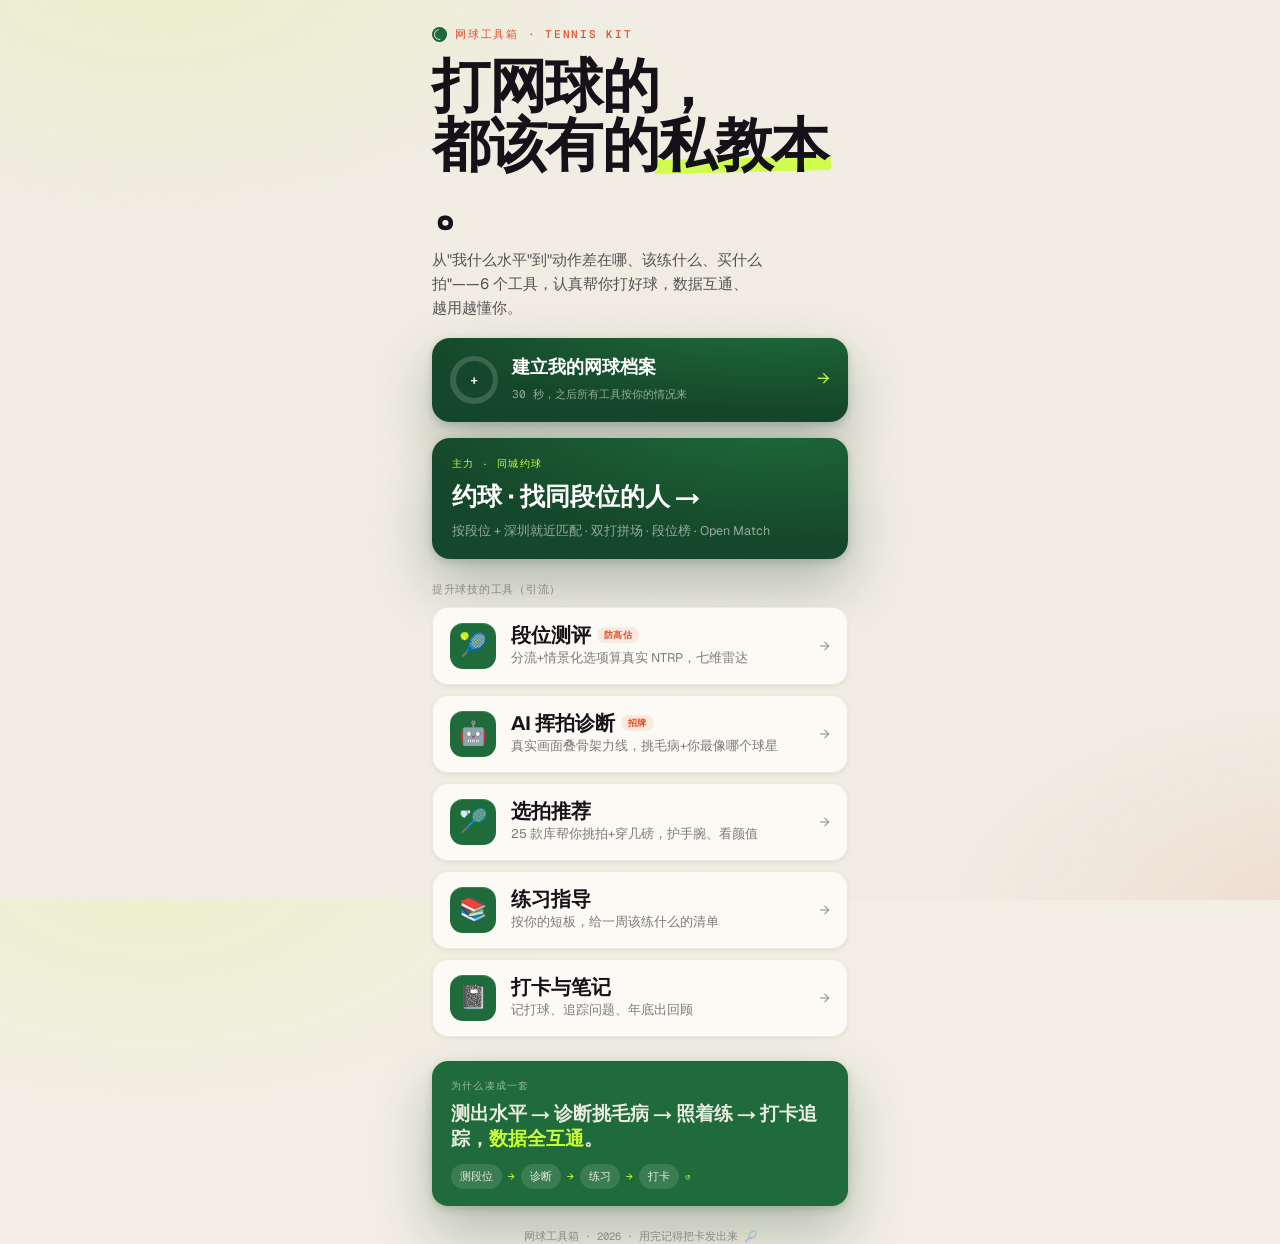
<file: index.html>
<!DOCTYPE html>
<html lang="zh-CN">
<head>
<meta charset="utf-8">
<meta name="viewport" content="width=device-width, initial-scale=1, maximum-scale=1, user-scalable=no">
<title>网球工具箱 · 测段位 · AI看挥拍 · 选拍 · 练习 · 打卡</title>
<link rel="preconnect" href="https://fonts.googleapis.com"><link rel="preconnect" href="https://fonts.gstatic.com" crossorigin>
<link href="https://fonts.googleapis.com/css2?family=Archivo:wght@500;600;700;800;900&family=Geist:wght@400;500;600&family=Geist+Mono:wght@400;500&display=swap" rel="stylesheet">
<link rel="stylesheet" href="./assets/app.css">
<script src="./assets/profile.js"></script>
<style>
.me{margin-top:18px;border-radius:var(--r-card);overflow:hidden;text-decoration:none;display:block;box-shadow:var(--sh-court)}
.me .top{background:radial-gradient(120% 140% at 82% -20%,var(--court),var(--court-deep) 74%);padding:16px 18px;display:flex;align-items:center;gap:14px;color:var(--on-court)}
.me .ring{--p:0;width:48px;height:48px;border-radius:50%;flex:none;background:conic-gradient(var(--ball) calc(var(--p)*1%),rgba(255,255,255,.16) 0);display:grid;place-items:center}
.me .ring i{width:37px;height:37px;border-radius:50%;background:var(--court-deep);display:grid;place-items:center;font-family:var(--font-num);font-weight:700;font-size:13px;color:#fff;font-style:normal}
.me .info{flex:1}
.me .info b{font-family:var(--font-display);font-weight:800;font-size:18px;color:#fff;display:block}
.me .info span{font-family:var(--font-mono);font-size:11px;color:var(--on-court-dim)}
.me .ar{color:var(--ball);font-size:16px}
.tools{margin-top:12px;display:flex;flex-direction:column;gap:10px}
.tool{display:flex;align-items:center;gap:15px;background:var(--paper);border:1px solid var(--ink-08);border-radius:16px;padding:15px 17px;text-decoration:none;color:var(--ink);box-shadow:var(--sh-1);transition:transform .16s var(--ease),border-color .16s,box-shadow .2s}
.tool:hover{border-color:var(--ink-20);transform:translateY(-2px);box-shadow:var(--sh-2)}
.tool:active{transform:translateY(0) scale(.99)}
.tool .em{font-size:23px;width:46px;height:46px;border-radius:13px;background:var(--court);color:#fff;display:grid;place-items:center;flex:none;box-shadow:inset 0 1px 0 rgba(255,255,255,.15)}
.tool .tx{flex:1}.tool .tx h3{font-family:var(--font-display);font-weight:700;font-size:20px;line-height:1.08}
.tool .tx p{font-size:12.5px;color:var(--ink-55);margin-top:2px}
.tool .ar{color:var(--ink-40);font-family:var(--font-mono);transition:transform .16s var(--ease),color .16s}.tool:hover .ar{color:var(--accent);transform:translateX(3px)}
.tool .tag{font-family:var(--font-mono);font-size:9px;letter-spacing:.04em;text-transform:uppercase;color:var(--accent);background:var(--accent-soft);padding:2px 7px;border-radius:999px;margin-left:6px;vertical-align:middle}
.loop{margin-top:24px;background:var(--court);border-radius:16px;padding:17px 19px;color:var(--on-court);box-shadow:var(--sh-court)}
.loop .lt{font-family:var(--font-mono);font-size:10px;letter-spacing:.12em;text-transform:uppercase;color:var(--on-court-dim)}
.loop .lf{font-family:var(--font-display);font-weight:700;font-size:19px;line-height:1.35;margin-top:7px}
.loop .lf b{color:var(--ball)}
.loop .chain{display:flex;align-items:center;gap:6px;margin-top:12px;font-family:var(--font-mono);font-size:11px;color:var(--on-court);flex-wrap:wrap}
.loop .chain span{background:rgba(255,255,255,.12);padding:4px 9px;border-radius:999px}.loop .chain i{color:var(--ball);font-style:normal}
.copyfoot{margin-top:22px;font-family:var(--font-mono);font-size:10.5px;color:var(--ink-40);text-align:center}
.wrap{display:block}/* 首页是滚动列表，不用 flex，否则带 overflow 的卡会被压成 0 高 */
</style>
</head>
<body>
<div class="wrap">
  <div class="brandline"><span class="logo"></span>网球工具箱 · Tennis Kit</div>
  <h1 class="hero">打网球的，<br>都该有的<span class="mark">私教本</span>。</h1>
  <p class="sub">从"我什么水平"到"动作差在哪、该练什么、买什么拍"——6 个工具，认真帮你打好球，数据互通、越用越懂你。</p>

  <a class="me" id="me-card" href="./profile/index.html">
    <div class="top"><div class="ring" id="me-ring"><i id="me-ntrp">+</i></div>
      <div class="info"><b id="me-title">建立我的网球档案</b><span id="me-sub">30 秒，之后所有工具按你的情况来</span></div>
      <div class="ar">→</div></div>
  </a>

  <a href="./play/index.html" style="display:block;margin-top:16px;border-radius:18px;overflow:hidden;text-decoration:none;box-shadow:var(--sh-court)">
    <div style="background:radial-gradient(120% 140% at 82% -20%,var(--court),var(--court-deep) 74%);color:var(--on-court);padding:18px 20px">
      <div style="font-family:var(--font-mono);font-size:10px;letter-spacing:.14em;text-transform:uppercase;color:var(--ball)">主力 · 同城约球</div>
      <div style="font-family:var(--font-display);font-weight:800;font-size:25px;color:#fff;margin-top:6px">约球 · 找同段位的人 →</div>
      <div style="font-size:12.5px;color:var(--on-court-dim);margin-top:5px">按段位 + 深圳就近匹配 · 双打拼场 · 段位榜 · Open Match</div>
    </div>
  </a>
  <div style="margin:22px 0 -2px;font-family:var(--font-mono);font-size:10.5px;letter-spacing:.07em;text-transform:uppercase;color:var(--ink-40)">提升球技的工具（引流）</div>
  <div class="tools">
    <a class="tool" href="./level/index.html"><div class="em">🎾</div><div class="tx"><h3>段位测评<span class="tag">防高估</span></h3><p>分流+情景化选项算真实 NTRP，七维雷达</p></div><div class="ar">→</div></a>
    <a class="tool" href="./swing/index.html"><div class="em">🤖</div><div class="tx"><h3>AI 挥拍诊断<span class="tag">招牌</span></h3><p>真实画面叠骨架力线，挑毛病+你最像哪个球星</p></div><div class="ar">→</div></a>
    <a class="tool" href="./string/index.html"><div class="em">🏸</div><div class="tx"><h3>选拍推荐</h3><p>25 款库帮你挑拍+穿几磅，护手腕、看颜值</p></div><div class="ar">→</div></a>
    <a class="tool" href="./practice/index.html"><div class="em">📚</div><div class="tx"><h3>练习指导</h3><p>按你的短板，给一周该练什么的清单</p></div><div class="ar">→</div></a>
    <a class="tool" href="./log/index.html"><div class="em">📓</div><div class="tx"><h3>打卡与笔记</h3><p>记打球、追踪问题、年底出回顾</p></div><div class="ar">→</div></a>
  </div>

  <div class="loop">
    <div class="lt">为什么凑成一套</div>
    <div class="lf">测出水平 → 诊断挑毛病 → 照着练 → 打卡追踪，<b>数据全互通</b>。</div>
    <div class="chain"><span>测段位</span><i>→</i><span>诊断</span><i>→</i><span>练习</span><i>→</i><span>打卡</span><i>↺</i></div>
  </div>
  <div class="copyfoot">网球工具箱 · 2026 · 用完记得把卡发出来 🎾</div>
</div>
<script>
(function(){if(!window.Profile)return;const p=Profile.get();
 const ntrp=p.background&&(p.background.ntrpTested||p.background.ntrpSelf);
 if(p._onboarded||ntrp){
  const open=(p.issues||[]).filter(i=>i.status!=='resolved').length;
  document.getElementById('me-ntrp').textContent=ntrp?ntrp.toFixed(1):'·';
  document.getElementById('me-title').textContent='我的网球档案';
  document.getElementById('me-sub').textContent=(ntrp?('NTRP '+ntrp.toFixed(1)):'未测段位')+(open?(' · '+open+' 个待改问题'):'');
  document.getElementById('me-ring').style.setProperty('--p',Math.round((p._completeness||0)*100));
 }})();
</script>
</body>
</html>
</file>
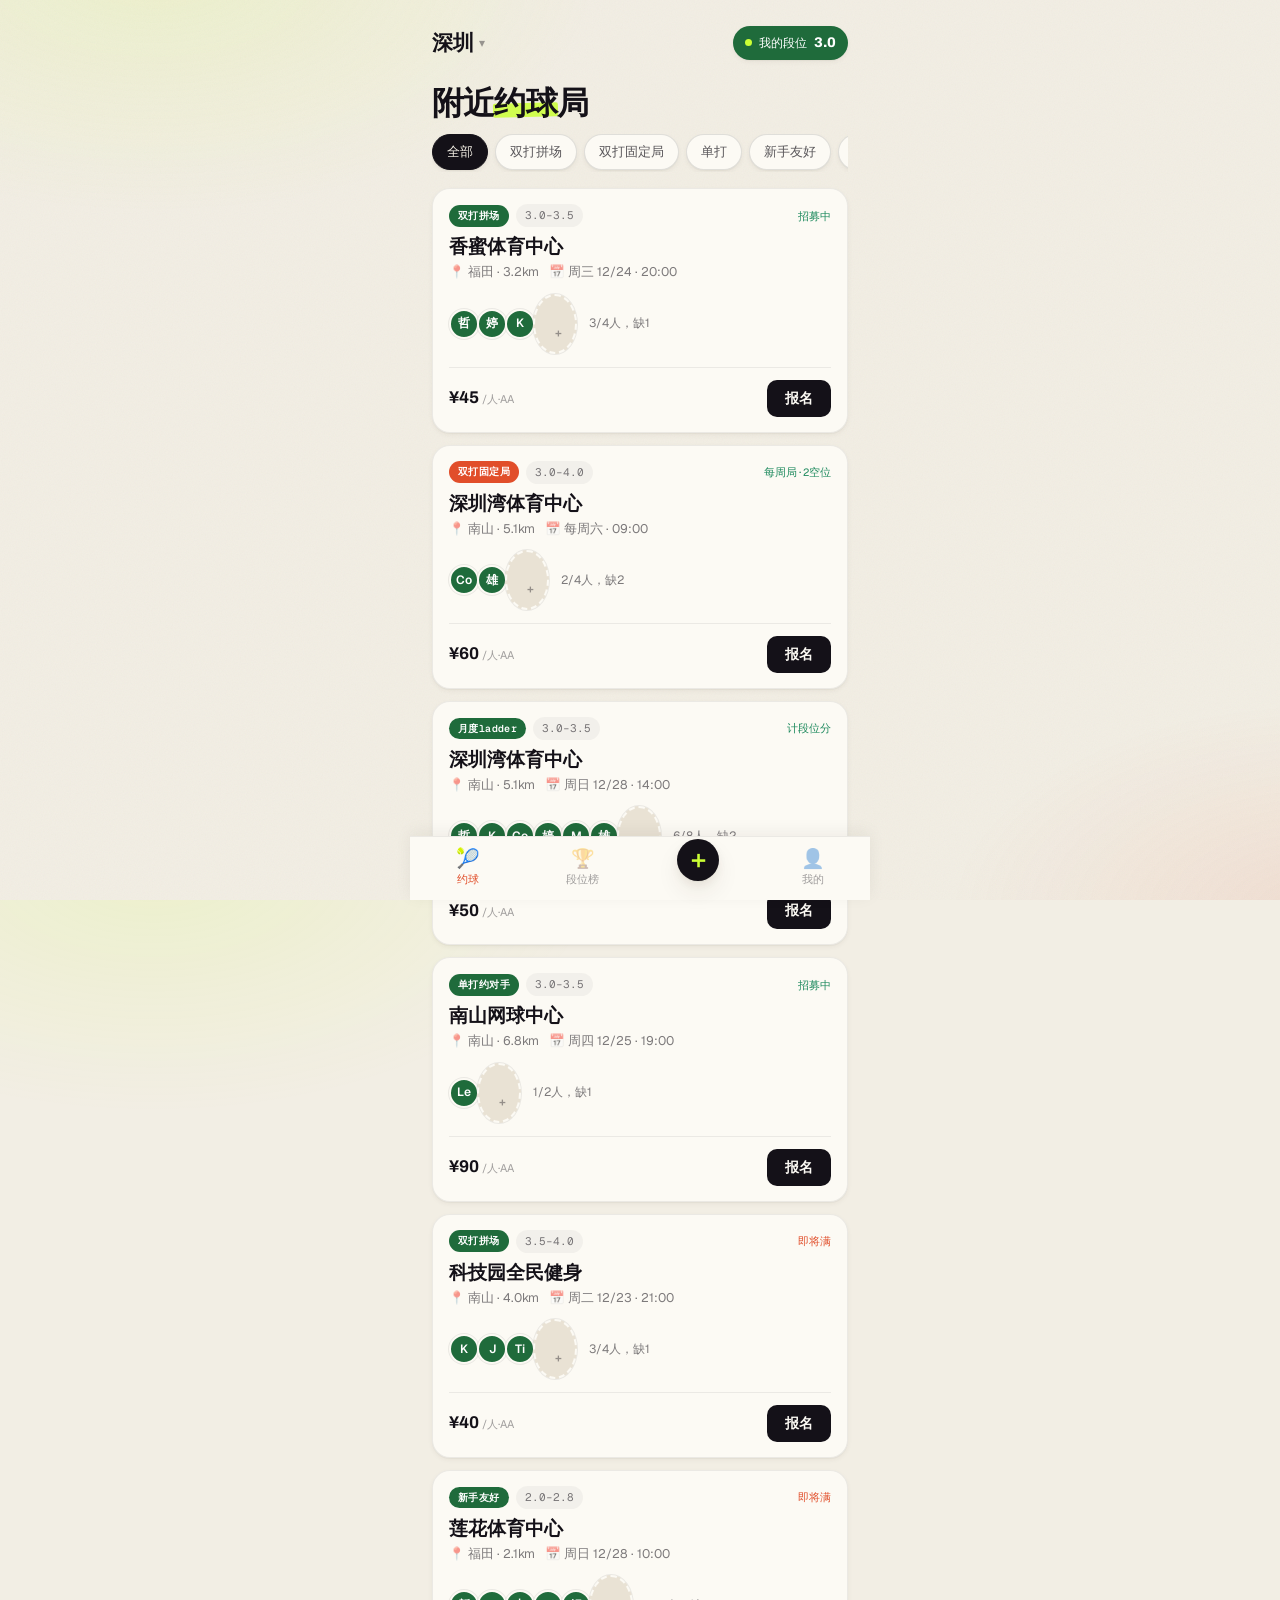
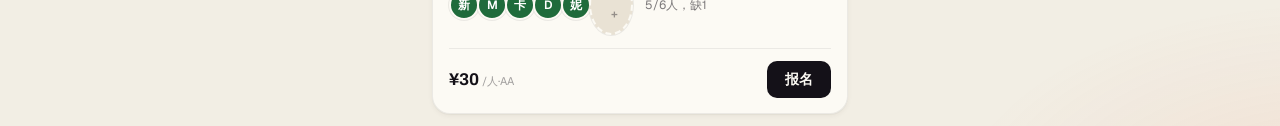
<file: play/index.html>
<!DOCTYPE html>
<html lang="zh-CN">
<head>
<meta charset="utf-8">
<meta name="viewport" content="width=device-width, initial-scale=1, maximum-scale=1, user-scalable=no">
<title>约球 · 深圳网球 · 按段位找搭子</title>
<link rel="preconnect" href="https://fonts.googleapis.com"><link rel="preconnect" href="https://fonts.gstatic.com" crossorigin>
<link href="https://fonts.googleapis.com/css2?family=Archivo:wght@500;600;700;800;900&family=Geist:wght@400;500;600&family=Geist+Mono:wght@400;500&display=swap" rel="stylesheet">
<link rel="stylesheet" href="../assets/app.css">
<script src="../assets/profile.js"></script>
<style>
.wrap{padding-bottom:74px}
/* 顶部城市条 */
.topbar{display:flex;align-items:center;justify-content:space-between;margin-bottom:14px}
.city{font-family:var(--font-display);font-weight:800;font-size:21px;display:flex;align-items:center;gap:5px}
.city .dd{font-size:12px;color:var(--ink-40)}
.myseg{display:flex;align-items:center;gap:7px;background:var(--court);color:#fff;padding:6px 12px;border-radius:999px;font-family:var(--font-mono);font-size:12px;box-shadow:var(--sh-1)}
.myseg b{font-family:var(--font-num);font-weight:800;font-size:14px}
.myseg .bluedot{width:7px;height:7px;border-radius:50%;background:var(--ball)}
/* 筛选 */
.filt{display:flex;gap:7px;overflow-x:auto;margin-bottom:16px;padding-bottom:2px}
.filt::-webkit-scrollbar{display:none}
.filt .chip{flex:none;padding:8px 14px;font-size:13px}
/* 约局卡 */
.mc{background:var(--paper);border:1px solid var(--ink-08);border-radius:var(--r-card);padding:15px 16px;margin-bottom:12px;box-shadow:var(--sh-1);cursor:pointer;transition:transform .15s var(--ease),box-shadow .2s}
.mc:active{transform:scale(.99)}
.mc-top{display:flex;align-items:center;gap:7px;margin-bottom:10px}
.mc-type{font-family:var(--font-mono);font-size:10px;letter-spacing:.04em;padding:3px 9px;border-radius:999px;background:var(--court);color:#fff;font-weight:600}
.mc-type.fix{background:var(--accent)}
.mc-seg{font-family:var(--font-mono);font-size:11px;color:var(--ink-55);background:var(--ink-04);padding:3px 9px;border-radius:999px}
.mc-status{margin-left:auto;font-family:var(--font-mono);font-size:10.5px;color:var(--ok)}
.mc-status.hot{color:var(--accent)}
.mc-venue{font-family:var(--font-display);font-weight:700;font-size:19px;line-height:1.1}
.mc-meta{font-size:12.5px;color:var(--ink-55);margin-top:4px;display:flex;gap:10px;flex-wrap:wrap}
.mc-players{display:flex;align-items:center;gap:6px;margin-top:12px}
.av{width:30px;height:30px;border-radius:50%;background:var(--court);color:#fff;display:grid;place-items:center;font-size:12px;font-weight:600;flex:none;border:2px solid var(--paper);margin-left:-8px;box-shadow:0 0 0 1px var(--ink-08)}
.av:first-child{margin-left:0}
.av.empty{background:var(--bone-2);color:var(--ink-40);border-style:dashed}
.mc-pcount{font-size:12px;color:var(--ink-55);margin-left:6px}
.mc-foot{display:flex;align-items:center;justify-content:space-between;margin-top:13px;padding-top:12px;border-top:1px solid var(--ink-08)}
.mc-fee{font-family:var(--font-num);font-weight:700;font-size:17px}
.mc-fee small{font-family:var(--font-ui);font-size:11px;color:var(--ink-40);font-weight:400}
.mc-join{background:var(--ink);color:var(--paper);border:none;font-family:var(--font-ui);font-weight:600;font-size:13.5px;padding:9px 18px;border-radius:10px;cursor:pointer}
/* 段位榜 */
.rk-tabs{display:flex;gap:7px;margin-bottom:14px}
.rr{display:flex;align-items:center;gap:12px;padding:13px 14px;background:var(--paper);border:1px solid var(--ink-08);border-radius:14px;margin-bottom:8px;box-shadow:var(--sh-1)}
.rr.me{border-color:var(--accent);background:var(--accent-soft)}
.rr .no{font-family:var(--font-num);font-weight:800;font-size:18px;width:26px;text-align:center;color:var(--ink-40)}
.rr .no.top{color:var(--accent)}
.rr .nm{flex:1;font-weight:600;font-size:15px;display:flex;align-items:center;gap:6px}
.rr .wl{font-family:var(--font-mono);font-size:11px;color:var(--ink-55)}
.rr .sc{font-family:var(--font-num);font-weight:800;font-size:19px;display:flex;align-items:center;gap:4px}
.bluedot{width:7px;height:7px;border-radius:50%;background:var(--ok);display:inline-block}
.graydot{width:7px;height:7px;border-radius:50%;background:var(--ink-20);display:inline-block}
/* 我的 */
.me-rows{display:flex;gap:10px;margin-top:14px}
.me-stat{flex:1;background:rgba(255,255,255,.07);border:1px solid rgba(255,255,255,.1);border-radius:12px;padding:12px;text-align:center}
.me-stat .n{font-family:var(--font-num);font-weight:800;font-size:24px;color:#fff}
.me-stat .l{font-family:var(--font-mono);font-size:9px;text-transform:uppercase;color:var(--on-court-dim);margin-top:4px}
.sect{margin:22px 0 10px;font-family:var(--font-display);font-weight:700;font-size:18px}
/* 发起 */
.tip-court{background:var(--court-soft);border:1px solid var(--court-line);border-radius:12px;padding:12px 14px;font-size:12.5px;color:var(--court-deep);line-height:1.55;margin-bottom:16px}
/* 局详情 */
.dt-hero{background:radial-gradient(120% 140% at 82% -20%,var(--court),var(--court-deep) 74%);color:var(--on-court);border-radius:var(--r-card-lg);padding:20px 22px;box-shadow:var(--sh-court);margin-bottom:16px}
.dt-hero .t{font-family:var(--font-display);font-weight:800;font-size:24px;color:#fff}
.dt-hero .m{font-size:13px;color:var(--on-court-dim);margin-top:6px;line-height:1.6}
.dt-p{display:flex;align-items:center;gap:11px;padding:11px 0;border-bottom:1px solid var(--ink-08)}
.dt-p .nm{flex:1;font-weight:600;font-size:14.5px}
.dt-p .sg{font-family:var(--font-num);font-weight:700;font-size:14px;color:var(--court)}
.split{background:var(--paper);border:1px solid var(--ink-08);border-radius:14px;padding:14px 16px;margin:16px 0;box-shadow:var(--sh-1)}
.split .row{display:flex;justify-content:space-between;font-size:13.5px;padding:4px 0}
.split .row.tot{border-top:1px dashed var(--ink-12);margin-top:6px;padding-top:10px;font-weight:700}
.guard{font-size:12px;color:var(--ink-55);line-height:1.6;background:var(--ok-soft);border-radius:10px;padding:11px 13px;margin-top:6px}
/* tabbar */
.tabbar{position:fixed;bottom:0;left:50%;transform:translateX(-50%);width:100%;max-width:460px;height:64px;background:var(--paper);border-top:1px solid var(--ink-08);display:flex;z-index:50;box-shadow:0 -4px 16px rgba(40,30,18,.06)}
.tb{flex:1;display:flex;flex-direction:column;align-items:center;justify-content:center;gap:3px;cursor:pointer;color:var(--ink-40);font-size:10.5px;font-family:var(--font-ui)}
.tb .ic{font-size:19px;line-height:1}
.tb.on{color:var(--accent)}
.tb.mid .ic{width:42px;height:42px;border-radius:50%;background:var(--ink);color:var(--ball);display:grid;place-items:center;font-size:24px;margin-top:-18px;box-shadow:var(--sh-2);font-weight:700}
.tb.mid.on .ic{background:var(--accent);color:#fff}
.backbtn{background:none;border:none;font-family:var(--font-mono);font-size:13px;color:var(--ink-40);cursor:pointer;margin-bottom:12px}
</style>
</head>
<body>
<div class="wrap">

  <!-- ========== 约局列表 ========== -->
  <section class="view on" id="v-home">
    <div class="topbar">
      <div class="city">深圳 <span class="dd">▾</span></div>
      <div class="myseg"><span class="bluedot"></span>我的段位 <b id="my-seg">3.0</b></div>
    </div>
    <h1 class="hero" style="font-size:32px;margin-bottom:14px">附近<span class="mark">约球</span>局</h1>
    <div class="filt" id="filt"></div>
    <div id="match-list"></div>
  </section>

  <!-- ========== 段位榜 ========== -->
  <section class="view" id="v-rank">
    <div class="topbar"><div class="city">段位榜</div><div class="myseg"><span class="bluedot"></span>深圳 · 网球</div></div>
    <div class="rk-tabs" id="rk-tabs"></div>
    <div class="tip-court" style="background:var(--accent-soft);border-color:var(--accent-line);color:var(--ink-70)">🏆 段位榜只认<b>平台实战</b>——微信约的球不计分、爬不了榜。每月 ladder 前 8 进季后赛。</div>
    <div id="rank-list"></div>
  </section>

  <!-- ========== 发起约局 ========== -->
  <section class="view" id="v-create">
    <div class="topbar"><div class="city">发起约局</div></div>
    <div class="tip-court">💡 <b>发起不立即锁场</b>：先放出来招人，凑齐人数才确认占场、自动按人头 AA。凑不满全额退、不占你钱。</div>
    <div class="field"><label>局型</label><div class="chips" id="cr-type">
      <button class="chip sel">双打拼场</button><button class="chip">双打固定局</button><button class="chip">单打约对手</button><button class="chip">新手友好</button></div></div>
    <div class="field"><label>球场</label><input type="text" value="香蜜体育中心 · 福田" readonly></div>
    <div class="field-row"><div class="field"><label>日期</label><input type="text" value="周三 12/24"></div><div class="field"><label>时间</label><input type="text" value="20:00–22:00"></div></div>
    <div class="field"><label>段位区间（按你 3.0 推荐）</label><div class="chips" id="cr-seg">
      <button class="chip">2.5–3.0</button><button class="chip sel">3.0–3.5</button><button class="chip">3.5–4.0</button></div></div>
    <div class="field-row"><div class="field"><label>人数</label><input type="text" value="4 人（双打）"></div><div class="field"><label>场费/人</label><input type="text" value="¥45"></div></div>
    <div class="actions"><button class="btn btn-primary"><span class="dot"></span>发起约局（付 ¥45 占我的位）</button></div>
    <div class="hint">你作为发起人先占 1 位；满 4 人自动锁场，凑不满退款。</div>
  </section>

  <!-- ========== 我的段位 ========== -->
  <section class="view" id="v-me">
    <div class="topbar"><div class="city">我的</div></div>
    <div class="court-panel">
      <div class="cc-eyebrow"><span>网球段位 · 深圳</span><span id="me-rankno">深圳第 42 名</span></div>
      <div style="display:flex;align-items:center;gap:14px;margin-top:12px">
        <div class="av" style="width:54px;height:54px;font-size:20px;margin:0">你</div>
        <div><div style="font-family:var(--font-display);font-weight:800;font-size:22px;color:#fff">网球玩家</div>
        <div class="cc-tag">右手 · 双反 · 福田/南山活跃</div></div>
        <div style="margin-left:auto;text-align:right"><div style="font-family:var(--font-num);font-weight:800;font-size:40px;color:#fff;line-height:1" id="me-seg2">3.0</div><div class="cc-tag" style="color:var(--ball)">● 已验证</div></div>
      </div>
      <div class="me-rows">
        <div class="me-stat"><div class="n">20</div><div class="l">已打场次</div></div>
        <div class="me-stat"><div class="n">12-8</div><div class="l">胜-负</div></div>
        <div class="me-stat"><div class="n">95%</div><div class="l">履约率</div></div>
      </div>
    </div>
    <div class="sect">我报名的局</div>
    <div id="my-matches"></div>
    <div class="sect">提升球技 · 测了才有段位分</div>
    <div class="btn-row" style="margin-bottom:12px"><button class="btn btn-court" onclick="location.href='../level/index.html'">测段位</button><button class="btn btn-court" onclick="location.href='../swing/index.html'">AI诊断挥拍</button><button class="btn btn-ghost" onclick="location.href='../index.html'">全部工具</button></div>
    <div class="sect">段位怎么涨</div>
    <div class="tip-court">每次约球<b>录真实比分</b> → 赢的局超预期就涨分（哪怕这场输）。打够场次+对手够多 → 灰勾变蓝勾（已验证）。<b>段位分来自你的 AI 挥拍诊断起步，靠实战长肉。</b></div>
  </section>

  <!-- ========== 局详情 ========== -->
  <section class="view" id="v-detail">
    <button class="backbtn" onclick="show('home')">← 返回约局</button>
    <div class="dt-hero">
      <div style="font-family:var(--font-mono);font-size:11px;color:var(--on-court-dim);text-transform:uppercase" id="dt-type">双打拼场 · 3.0–3.5</div>
      <div class="t" id="dt-venue">香蜜体育中心</div>
      <div class="m" id="dt-meta">福田 · 距你 3.2km<br>周三 12/24 · 20:00–22:00</div>
    </div>
    <div class="sect" style="margin-top:0">参与者 <span style="font-family:var(--font-mono);font-size:11px;color:var(--ink-40)" id="dt-pcount">3/4 · 缺 1 人</span></div>
    <div id="dt-players"></div>
    <div class="split">
      <div class="row"><span>场地费（2h）</span><span>¥180</span></div>
      <div class="row"><span>球 + 用品</span><span>¥0</span></div>
      <div class="row tot"><span>每人 AA（4 人均分）</span><span>¥45</span></div>
    </div>
    <div class="actions" style="margin-top:0">
      <button class="btn btn-primary"><span class="dot"></span>付 ¥45 占位报名</button>
      <button class="btn btn-ghost">先加候补（满了顶上）</button>
    </div>
    <div class="guard">🛡 <b>付费占位防鸽</b>：到场后场费原路退/抵扣；爽约扣信用分 + 该份场费由你承担。本局发起人履约率 98%，靠谱。</div>
  </section>

</div>

<!-- 底部导航 -->
<div class="tabbar">
  <div class="tb on" data-v="home" onclick="tab('home')"><span class="ic">🎾</span>约球</div>
  <div class="tb" data-v="rank" onclick="tab('rank')"><span class="ic">🏆</span>段位榜</div>
  <div class="tb mid" data-v="create" onclick="tab('create')"><span class="ic">＋</span></div>
  <div class="tb" data-v="me" onclick="tab('me')"><span class="ic">👤</span>我的</div>
</div>

<script>
// 我的段位（优先读档案，否则 3.0）
let mySeg='3.0';
try{if(window.Profile){const p=Profile.get();const n=p.background&&(p.background.ntrpTested||p.background.ntrpSelf);if(n)mySeg=n.toFixed(1);}}catch(e){}
document.getElementById('my-seg').textContent=mySeg;
document.getElementById('me-seg2').textContent=mySeg;

const FILTERS=['全部','双打拼场','双打固定局','单打','新手友好','月度ladder'];
const MATCHES=[
 {type:'双打拼场',fix:0,seg:'3.0–3.5',venue:'香蜜体育中心',area:'福田',dist:'3.2km',time:'周三 12/24 · 20:00',have:3,need:4,fee:45,status:'招募中',hot:0,avs:['哲','婷','K']},
 {type:'双打固定局',fix:1,seg:'3.0–4.0',venue:'深圳湾体育中心',area:'南山',dist:'5.1km',time:'每周六 · 09:00',have:2,need:4,fee:60,status:'每周局·2空位',hot:0,avs:['Co','雄']},
 {type:'月度ladder',fix:0,seg:'3.0–3.5',venue:'深圳湾体育中心',area:'南山',dist:'5.1km',time:'周日 12/28 · 14:00',have:6,need:8,fee:50,status:'计段位分',hot:0,avs:['哲','K','Co','婷','M','雄']},
 {type:'单打约对手',fix:0,seg:'3.0–3.5',venue:'南山网球中心',area:'南山',dist:'6.8km',time:'周四 12/25 · 19:00',have:1,need:2,fee:90,status:'招募中',hot:0,avs:['Le']},
 {type:'双打拼场',fix:0,seg:'3.5–4.0',venue:'科技园全民健身',area:'南山',dist:'4.0km',time:'周二 12/23 · 21:00',have:3,need:4,fee:40,status:'即将满',hot:1,avs:['K','J','Ti']},
 {type:'新手友好',fix:0,seg:'2.0–2.8',venue:'莲花体育中心',area:'福田',dist:'2.1km',time:'周日 12/28 · 10:00',have:5,need:6,fee:30,status:'即将满',hot:1,avs:['新','M','卡','D','妮']},
];
const RANKS={
 深圳:[['老K',4.0,'31-9',1],['阿哲',3.6,'24-12',1],['Jason',3.5,'19-10',1],['Tina',3.4,'22-15',1],['Coco',3.2,'15-9',1],['大雄',3.1,'12-11',0],['你',3.0,'12-8',1,1],['Mia',2.9,'8-7',0],['卡卡',2.6,'5-6',0]],
 南山:[['老K',4.0,'31-9',1],['Jason',3.5,'19-10',1],['Coco',3.2,'15-9',1],['你',3.0,'12-8',1,1],['Leo',2.8,'6-8',0]],
 福田:[['阿哲',3.6,'24-12',1],['Tina',3.4,'22-15',1],['你',3.0,'12-8',1,1],['大雄',3.1,'12-11',0],['妮妮',2.4,'3-5',0]],
};
const MYM=[{type:'双打拼场',venue:'香蜜体育中心',time:'周三 12/24 · 20:00',status:'已报名 · 待成局(3/4)'}];

function renderFilters(){const el=document.getElementById('filt');el.innerHTML=FILTERS.map((f,i)=>'<button class="chip'+(i===0?' sel':'')+'" onclick="filtClick(this)">'+f+'</button>').join('')}
function filtClick(b){document.querySelectorAll('#filt .chip').forEach(c=>c.classList.remove('sel'));b.classList.add('sel')}
function renderMatches(){
 document.getElementById('match-list').innerHTML=MATCHES.map((m,i)=>{
  const avs=m.avs.map(a=>'<div class="av">'+a+'</div>').join('')+(m.have<m.need?'<div class="av empty">+</div>':'');
  return '<div class="mc" onclick="openDetail('+i+')"><div class="mc-top"><span class="mc-type'+(m.fix?' fix':'')+'">'+m.type+'</span><span class="mc-seg">'+m.seg+'</span><span class="mc-status'+(m.hot?' hot':'')+'">'+m.status+'</span></div>'
   +'<div class="mc-venue">'+m.venue+'</div><div class="mc-meta"><span>📍 '+m.area+' · '+m.dist+'</span><span>📅 '+m.time+'</span></div>'
   +'<div class="mc-players">'+avs+'<span class="mc-pcount">'+m.have+'/'+m.need+'人'+(m.have<m.need?'，缺'+(m.need-m.have):'')+'</span></div>'
   +'<div class="mc-foot"><div class="mc-fee">¥'+m.fee+'<small> /人·AA</small></div><button class="mc-join" onclick="event.stopPropagation();openDetail('+i+')">报名</button></div></div>'
 }).join('');
}
let rkTab='深圳';
function renderRank(){
 document.getElementById('rk-tabs').innerHTML=['深圳','南山','福田'].map(t=>'<button class="chip'+(t===rkTab?' sel':'')+'" onclick="rkClick(\''+t+'\')">'+t+'</button>').join('');
 document.getElementById('rank-list').innerHTML=RANKS[rkTab].map((r,i)=>{const[nm,sc,wl,blue,me]=r;
  return '<div class="rr'+(me?' me':'')+'"><div class="no'+(i<3?' top':'')+'">'+(i+1)+'</div><div class="av" style="margin:0">'+nm[0]+'</div><div class="nm">'+nm+(me?' (你)':'')+' <span class="'+(blue?'bluedot':'graydot')+'"></span></div><div class="wl">'+wl+'</div><div class="sc">'+sc.toFixed(1)+'</div></div>'}).join('');
}
function rkClick(t){rkTab=t;renderRank()}
function renderMy(){document.getElementById('my-matches').innerHTML=MYM.map(m=>'<div class="mc" style="cursor:default"><div class="mc-top"><span class="mc-type">'+m.type+'</span><span class="mc-status">'+m.status+'</span></div><div class="mc-venue" style="font-size:17px">'+m.venue+'</div><div class="mc-meta"><span>📅 '+m.time+'</span></div></div>').join('')}
function openDetail(i){const m=MATCHES[i];
 document.getElementById('dt-type').textContent=m.type+' · '+m.seg;
 document.getElementById('dt-venue').textContent=m.venue;
 document.getElementById('dt-meta').innerHTML=m.area+' · 距你 '+m.dist+'<br>'+m.time+'–'+(m.type.indexOf('单打')<0?'22:00':'21:00');
 document.getElementById('dt-pcount').textContent=m.have+'/'+m.need+' · 缺 '+(m.need-m.have)+' 人';
 const names={'哲':'阿哲 3.5','婷':'Tina 3.4','K':'老K 4.0','Co':'Coco 3.2','雄':'大雄 3.1','Le':'Leo 2.8','J':'Jason 3.5','Ti':'Tina 3.4','M':'Mia 2.9','新':'新手小白 2.2','卡':'卡卡 2.6','D':'Dan 2.5','妮':'妮妮 2.4'};
 document.getElementById('dt-players').innerHTML=m.avs.map(a=>{const nm=(names[a]||a+' 3.0');return '<div class="dt-p"><div class="av" style="margin:0">'+a+'</div><div class="nm">'+nm.split(' ')[0]+'</div><div class="sg">'+nm.split(' ')[1]+'</div></div>'}).join('')+'<div class="dt-p"><div class="av empty" style="margin:0">+</div><div class="nm" style="color:var(--ink-40)">虚位以待 · 你来？</div></div>';
 show('detail');
}
function show(v){document.querySelectorAll('.view').forEach(e=>e.classList.remove('on'));document.getElementById('v-'+v).classList.add('on');window.scrollTo(0,0)}
function tab(v){show(v);document.querySelectorAll('.tb').forEach(t=>t.classList.toggle('on',t.dataset.v===v))}
// chips toggle (create)
function bindChips(){document.querySelectorAll('#cr-type, #cr-seg').forEach(g=>g.querySelectorAll('.chip').forEach(c=>c.onclick=()=>{g.querySelectorAll('.chip').forEach(x=>x.classList.remove('sel'));c.classList.add('sel')}))}
renderFilters();renderMatches();renderRank();renderMy();bindChips();
</script>
</body>
</html>
</file>
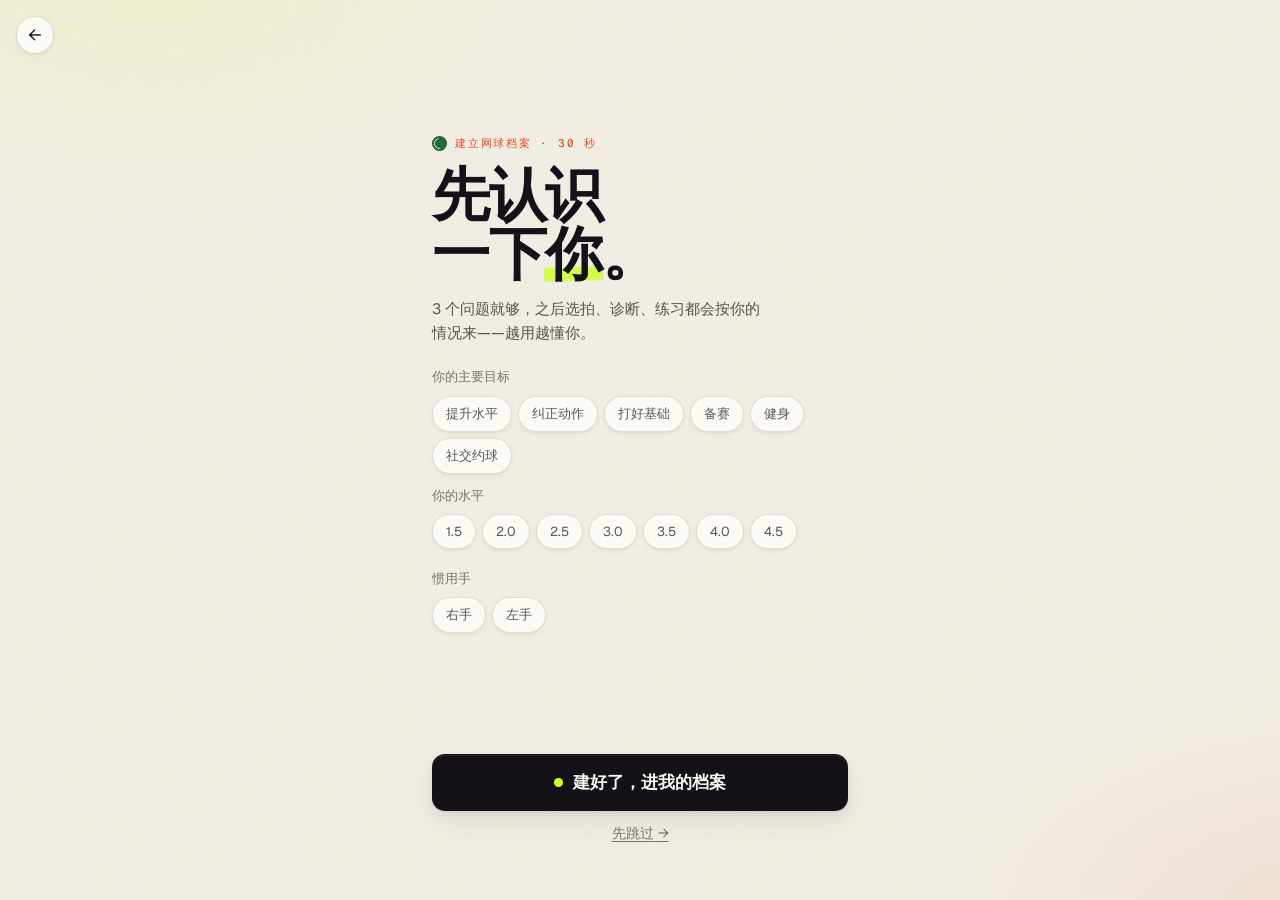
<file: profile/index.html>
<!DOCTYPE html>
<html lang="zh-CN">
<head>
<meta charset="utf-8">
<meta name="viewport" content="width=device-width, initial-scale=1, maximum-scale=1, user-scalable=no">
<title>我的网球档案 · 让所有工具更懂你</title>
<link rel="preconnect" href="https://fonts.googleapis.com"><link rel="preconnect" href="https://fonts.gstatic.com" crossorigin>
<link href="https://fonts.googleapis.com/css2?family=Archivo:wght@500;600;700;800;900&family=Geist:wght@400;500;600&family=Geist+Mono:wght@400;500&display=swap" rel="stylesheet">
<link rel="stylesheet" href="../assets/app.css">
<script src="../assets/profile.js"></script>
<style>
.ov{display:grid;grid-template-columns:repeat(3,1fr);gap:1px;background:rgba(255,255,255,.12);border-radius:14px;overflow:hidden;margin-top:14px}
.ov .cell{background:transparent;padding:13px 10px;text-align:center}
.ov .n{font-family:var(--font-num);font-weight:800;font-size:26px;color:#fff;line-height:1}
.ov .n small{font-size:14px;color:var(--on-court-dim)}
.ov .l{font-family:var(--font-mono);font-size:9px;letter-spacing:.05em;text-transform:uppercase;color:var(--on-court-dim);margin-top:5px}
.sect{margin:22px 0 10px;font-family:var(--font-display);font-weight:700;font-size:18px}
.sect .u{font-family:var(--font-mono);font-size:9px;letter-spacing:.06em;text-transform:uppercase;color:var(--accent);margin-left:8px;font-weight:500;vertical-align:middle}
.frow{display:flex;align-items:center;gap:12px;margin-bottom:12px}
.frow label{font-size:13px;color:var(--ink-55);width:60px;flex:none}
.frow input{flex:1;font-family:var(--font-ui);font-size:15px;padding:10px 12px;border:1px solid var(--ink-12);border-radius:10px;background:var(--paper);color:var(--ink)}
.frow input:focus{outline:none;border-color:var(--accent)}
.chips-sm{display:flex;gap:6px;flex-wrap:wrap;flex:1}
.chips-sm .chip{padding:8px 13px;font-size:13px}
.issue{display:flex;gap:11px;align-items:flex-start;padding:12px 14px;background:var(--paper);border:1px solid var(--ink-08);border-radius:12px;margin-bottom:9px;box-shadow:var(--sh-1)}
.issue .box{width:20px;height:20px;border-radius:6px;border:1.5px solid var(--ink-20);flex:none;cursor:pointer;display:grid;place-items:center;font-size:12px;color:#fff;margin-top:1px}
.issue.done .box{background:var(--ok);border-color:var(--ok)}
.issue.done .tx{text-decoration:line-through;color:var(--ink-40)}
.issue .tx{flex:1;font-size:13.5px;line-height:1.45}
.issue .tx .src{font-family:var(--font-mono);font-size:9px;color:var(--ink-40);text-transform:uppercase}
.issue .go{font-family:var(--font-mono);font-size:11px;color:var(--accent);text-decoration:none;flex:none;align-self:center}
.ringwrap{display:flex;align-items:center;gap:14px}
.ring{--p:0;width:54px;height:54px;border-radius:50%;flex:none;background:conic-gradient(var(--ball) calc(var(--p)*1%),rgba(255,255,255,.15) 0);display:grid;place-items:center}
.ring i{width:42px;height:42px;border-radius:50%;background:var(--court-deep);display:grid;place-items:center;font-family:var(--font-num);font-weight:700;font-size:14px;color:#fff;font-style:normal}
</style>
</head>
<body>
<a href="../index.html" class="nav-home" title="工具箱">←</a>
<div class="wrap">

  <!-- ONBOARDING -->
  <section class="view" id="v-onboard">
    <div class="intro-top">
      <div class="brandline"><span class="logo"></span>建立网球档案 · 30 秒</div>
      <h1 class="hero">先认识<br>一下<span class="mark">你</span>。</h1>
      <p class="sub">3 个问题就够，之后选拍、诊断、练习都会按你的情况来——越用越懂你。</p>
      <div style="margin-top:22px">
        <div class="frow" style="flex-direction:column;align-items:stretch;gap:8px"><label style="width:auto">你的主要目标</label><div class="chips-sm" id="ob-goal"></div></div>
        <div class="frow" style="flex-direction:column;align-items:stretch;gap:8px"><label style="width:auto">你的水平</label><div class="chips-sm" id="ob-lvl"></div><div id="ob-lvl-desc" class="q-note" style="margin:0"></div></div>
        <div class="frow" style="flex-direction:column;align-items:stretch;gap:8px"><label style="width:auto">惯用手</label><div class="chips-sm" id="ob-hand"></div></div>
      </div>
    </div>
    <button class="btn btn-primary" onclick="finishOnboard()"><span class="dot"></span>建好了，进我的档案</button>
    <button class="btn-text" onclick="skipOnboard()">先跳过 →</button>
  </section>

  <!-- DASHBOARD -->
  <section class="view" id="v-dash">
    <div class="brandline"><span class="logo"></span>我的网球档案 · Profile</div>
    <div class="court-panel" style="margin-top:14px">
      <div class="cc-eyebrow"><span>球员档案</span><span id="d-comp">完整度 0%</span></div>
      <div class="ringwrap" style="margin-top:12px">
        <div class="ring" id="d-ring"><i id="d-ntrp">—</i></div>
        <div><div style="font-family:var(--font-display);font-weight:800;font-size:22px;color:#fff" id="d-title">网球玩家</div>
        <div class="cc-tag" id="d-sub">完善档案，解锁更准的推荐</div></div>
      </div>
      <div class="ov"><div class="cell"><div class="n" id="d-h">—</div><div class="l">身高cm</div></div><div class="cell"><div class="n" id="d-w">—</div><div class="l">体重kg</div></div><div class="cell"><div class="n" id="d-issues">0</div><div class="l">待改问题</div></div></div>
    </div>

    <div class="sect">待改进的问题 <span class="u">诊断/测评自动写入</span></div>
    <div id="d-issuelist"></div>

    <div class="sect">身体条件 <span class="u">用于选拍/发球建议</span></div>
    <div class="frow"><label>身高</label><input id="f-h" type="number" inputmode="numeric" placeholder="cm" oninput="sf('body','height',this.value,true)"></div>
    <div class="frow"><label>体重</label><input id="f-w" type="number" inputmode="numeric" placeholder="kg" oninput="sf('body','weight',this.value,true)"></div>
    <div class="frow"><label>力量</label><div class="chips-sm" id="f-strength"></div></div>
    <div class="frow"><label>伤病</label><div class="chips-sm" id="f-injury"></div></div>

    <div class="sect">网球背景 <span class="u">用于测评/诊断/排课</span></div>
    <div class="frow"><label>惯用手</label><div class="chips-sm" id="f-hand"></div></div>
    <div class="frow"><label>反手</label><div class="chips-sm" id="f-bh"></div></div>
    <div class="frow"><label>球龄</label><div class="chips-sm" id="f-years"></div></div>

    <div class="sect">装备 <span class="u">用于"是否该换拍"</span></div>
    <div class="frow"><label>在用拍</label><input id="f-racket" type="text" placeholder="品牌型号" oninput="sf('gear','racket',this.value)"></div>

    <div class="sect">偏好 <span class="u">用于"像哪个球星"/练习样本</span></div>
    <div class="frow" style="flex-direction:column;align-items:stretch;gap:8px"><label style="width:auto">喜欢的球星（多选）</label><div class="chips-sm" id="f-idols"></div></div>

    <div class="actions">
      <div class="btn-row"><button class="btn btn-court" onclick="go('../level/index.html')">去测段位</button><button class="btn btn-ghost" onclick="go('../swing/index.html')">去诊断挥拍</button></div>
      <button class="btn-text" onclick="expimp()">导出 / 导入档案（换设备用）</button>
    </div>
  </section>
</div>
<div class="toast" id="toast"></div>

<script>
const GOALS=[['improve','提升水平'],['fix','纠正动作'],['basic','打好基础'],['compete','备赛'],['fit','健身'],['social','社交约球']];
const LVLS=['1.5','2.0','2.5','3.0','3.5','4.0','4.5'];
const HANDS=[['right','右手'],['left','左手']];
const STRENGTH=[['weak','偏小'],['medium','中等'],['strong','大']];
const INJ=[['none','无'],['elbow','网球肘'],['wrist','手腕'],['shoulder','肩'],['kneeback','腰/膝']];
const BH=[['two','双反'],['one','单反'],['none','还不会']];
const YEARS=[['<1y','<1年'],['1-3y','1-3年'],['3-5y','3-5年'],['5y+','5年+']];
const IDOLS=[['federer','费德勒'],['nadal','纳达尔'],['djokovic','德约'],['alcaraz','阿尔卡拉斯'],['sinner','辛纳'],['zheng','郑钦文'],['serena','小威'],['murray','穆雷']];

let ob={goal:null,lvl:null,hand:null};
function chip(text,active){return '<button class="chip'+(active?' sel':'')+'">'+text+'</button>'}
function fillChips(id,opts,val,cb,multi){const el=document.getElementById(id);el.innerHTML='';
 opts.forEach(o=>{const[k,t]=Array.isArray(o)?o:[o,o];const on=multi?(val||[]).includes(k):val===k;
  const b=document.createElement('button');b.className='chip'+(on?' sel':'');b.textContent=t;b.onclick=()=>cb(k);el.appendChild(b)})}

function show(v){document.querySelectorAll('.view').forEach(e=>e.classList.remove('on'));document.getElementById('v-'+v).classList.add('on');window.scrollTo(0,0)}
// onboarding
function initOnboard(){
 fillChips('ob-goal',GOALS,ob.goal,k=>{ob.goal=k;initOnboard()});
 fillChips('ob-lvl',LVLS,ob.lvl,k=>{ob.lvl=k;document.getElementById('ob-lvl-desc').textContent=(window.Profile?Profile.NTRP_DESC[k]:'')||'';initOnboard()});
 fillChips('ob-hand',HANDS,ob.hand,k=>{ob.hand=k;initOnboard()});
}
function finishOnboard(){
 if(window.Profile){const patch={goals:{},background:{}};
  if(ob.goal)patch.goals.primary=ob.goal; if(ob.lvl)patch.background.ntrpSelf=parseFloat(ob.lvl); if(ob.hand)patch.background.handedness=ob.hand;
  Profile.patch(patch);Profile.setOnboarded();}
 renderDash();show('dash');
}
function skipOnboard(){if(window.Profile)Profile.setOnboarded();renderDash();show('dash')}

// dashboard
function sf(group,key,val,num){if(!window.Profile)return;const v=num?(val===''?null:+val):val;const o={};o[group]={};o[group][key]=v;Profile.patch(o);refreshOverview()}
function toggleMulti(group,key,val){if(!window.Profile)return;const p=Profile.get();const arr=(p[group]&&p[group][key])||[];const i=arr.indexOf(val);
 if(val==='none'){Profile.patch({[group]:{[key]:['none']}});} else {let na=arr.filter(x=>x!=='none');if(i>=0)na=na.filter(x=>x!==val);else na.push(val);const o={};o[group]={};o[group][key]=na;Profile.patch(o);}
 renderDash()}
function setField(group,key,val){const o={};o[group]={};o[group][key]=val;Profile.patch(o);renderDash()}

function renderDash(){
 const p=window.Profile?Profile.get():{body:{},background:{},gear:{},prefs:{},issues:[]};
 // 概览
 refreshOverview();
 // 问题清单
 const open=(p.issues||[]).filter(i=>i.status!=='resolved'),done=(p.issues||[]).filter(i=>i.status==='resolved');
 const list=document.getElementById('d-issuelist');
 const all=[...open,...done];
 if(!all.length)list.innerHTML='<div class="empty" style="padding:18px"><p>还没有记录的问题。做一次<b>挥拍诊断</b>或<b>段位测评</b>，AI 会自动把短板写到这里 →</p></div>';
 else list.innerHTML=all.map(it=>'<div class="issue'+(it.status==='resolved'?' done':'')+'"><div class="box" onclick="tg(\''+it.id+'\')">'+(it.status==='resolved'?'✓':'')+'</div><div class="tx">'+esc(it.desc)+' <span class="src">· '+({ai:'AI诊断',assess:'测评',self:'自评'}[it.source]||'')+'</span></div>'+(it.status!=='resolved'?'<a class="go" href="../practice/index.html">去练→</a>':'')+'</div>').join('');
 // 字段回填
 document.getElementById('f-h').value=p.body.height||'';
 document.getElementById('f-w').value=p.body.weight||'';
 document.getElementById('f-racket').value=p.gear.racket||'';
 fillChips('f-strength',STRENGTH,p.body.strength,k=>setField('body','strength',k));
 fillChips('f-injury',INJ,p.body.injuries||[],k=>toggleMulti('body','injuries',k),true);
 fillChips('f-hand',HANDS,p.background.handedness,k=>setField('background','handedness',k));
 fillChips('f-bh',BH,p.background.backhand,k=>setField('background','backhand',k));
 fillChips('f-years',YEARS,p.background.playYears,k=>setField('background','playYears',k));
 fillChips('f-idols',IDOLS,p.prefs.idols||[],k=>toggleMulti('prefs','idols',k),true);
}
function refreshOverview(){
 const p=window.Profile?Profile.get():{body:{},background:{},issues:[]};
 const ntrp=p.background.ntrpTested||p.background.ntrpSelf;
 document.getElementById('d-ntrp').textContent=ntrp?ntrp.toFixed(1):'—';
 document.getElementById('d-title').textContent=ntrp?('NTRP '+ntrp.toFixed(1)+' 选手'):'网球玩家';
 document.getElementById('d-sub').textContent=p.background.handedness?({right:'右手',left:'左手'}[p.background.handedness]+' · '+(p.background.backhand?({two:'双反',one:'单反',none:'反手在学'}[p.background.backhand]):'反手未填')):'完善档案，解锁更准的推荐';
 document.getElementById('d-h').textContent=p.body.height||'—';
 document.getElementById('d-w').textContent=p.body.weight||'—';
 const open=(p.issues||[]).filter(i=>i.status!=='resolved').length;
 document.getElementById('d-issues').textContent=open;
 const comp=Math.round((p._completeness||0)*100);
 document.getElementById('d-comp').textContent='完整度 '+comp+'%';
 document.getElementById('d-ring').style.setProperty('--p',comp);
}
function tg(id){if(window.Profile)Profile.resolveIssue(id);renderDash()}
function esc(s){return(s||'').replace(/[<>&"]/g,c=>({'<':'&lt;','>':'&gt;','&':'&amp;','"':'&quot;'}[c]))}
function go(u){location.href=u}
function expimp(){const json=window.Profile?Profile.exportAll():'{}';
 const blob=new Blob([json],{type:'application/json'});const a=document.createElement('a');a.href=URL.createObjectURL(blob);a.download='网球档案备份.json';a.click();toast('已导出档案 JSON ✅ 换设备时可导入')}
let tt;function toast(h){const e=document.getElementById('toast');e.innerHTML=h;e.classList.add('on');clearTimeout(tt);tt=setTimeout(()=>e.classList.remove('on'),3500)}

// 启动
(function(){const p=window.Profile?Profile.get():{_onboarded:false};
 if(p._onboarded){renderDash();show('dash')}else{initOnboard();show('onboard')}})();
</script>
</body>
</html>
</file>
<file: assets/app.css>
/* ============================================================
   网球工具箱 · 设计系统 V3「球场记分牌 / Scoreboard」
   去 AI 味：弃 Instrument Serif & Noto CDN；中文走系统黑体(提速)；
   数字用 Archivo(运动记分牌感)；加噪点纹理 + 渐变光晕(去塑料感)；
   多层阶梯阴影 + 内高光；便当布局；弹性微交互。
   ============================================================ */
:root{
  /* 墨色(暖近黑) */
  --ink:#141118; --ink-80:rgba(20,17,24,.82); --ink-70:rgba(20,17,24,.70);
  --ink-55:rgba(20,17,24,.55); --ink-40:rgba(20,17,24,.40); --ink-20:rgba(20,17,24,.18);
  --ink-12:rgba(20,17,24,.12); --ink-08:rgba(20,17,24,.07); --ink-04:rgba(20,17,24,.04);
  /* 纸/骨白(暖) */
  --bone:#F2EEE4; --bone-2:#E9E2D4; --paper:#FCFAF4;
  /* 主强调:砖橘 */
  --accent:#E14E2A; --accent-deep:#B83A1C; --accent-soft:rgba(225,78,42,.10); --accent-line:rgba(225,78,42,.22);
  /* 运动识别:球场绿 + 红土 + 网球荧光 */
  --court:#1F6B3B; --court-deep:#15482A; --court-soft:rgba(31,107,59,.10); --court-line:rgba(31,107,59,.24);
  --clay:#C9694A; --ball:#CBFF35; --ball-deep:#A6DB10; --ball-ink:#7FA600;
  /* 语义 */
  --ok:#1E8A5E; --ok-soft:rgba(30,138,94,.13); --warn:#B4521A; --warn-soft:rgba(180,82,26,.10);
  --on-court:rgba(245,241,234,.95); --on-court-dim:rgba(245,241,234,.58);
  /* 字体:Archivo(英文/数字) + 系统中文黑体;无 serif,无 Noto CDN */
  --font-display:"Archivo","PingFang SC","Microsoft YaHei",system-ui,sans-serif;
  --font-ui:"Geist","PingFang SC","Microsoft YaHei",-apple-system,system-ui,sans-serif;
  --font-num:"Archivo","Geist Mono",ui-monospace,monospace;
  --font-mono:"Geist Mono",ui-monospace,"PingFang SC",monospace;
  /* 字号梯(补中间层) */
  --t-hero:clamp(40px,11vw,58px); --t-display:clamp(72px,20vw,104px);
  --t-h2:30px; --t-h3:22px; --t-sub:18px; --t-body:15px; --t-cap:13px; --t-micro:11px;
  /* 圆角(嵌套:外−内边距) */
  --r-chip:999px; --r-btn:13px; --r-field:13px; --r-md:14px; --r-card:18px; --r-card-lg:24px; --r-sm:10px;
  /* 阴影(多层阶梯+暖色相+内高光) */
  --sh-1:0 1px 1px rgba(60,40,20,.04),0 2px 5px rgba(60,40,20,.05);
  --sh-2:0 1px 1px rgba(60,40,20,.04),0 4px 10px rgba(60,40,20,.06),0 12px 24px rgba(60,40,20,.07);
  --sh-card:inset 0 1px 0 rgba(255,255,255,.6),0 2px 4px rgba(60,40,20,.06),0 12px 26px rgba(60,40,20,.09),0 30px 56px rgba(60,40,20,.13);
  --sh-court:0 3px 8px rgba(18,60,34,.2),0 26px 56px rgba(18,60,34,.28);
  --sh-press:0 1px 2px rgba(60,40,20,.1);
  /* 间距 */
  --s1:4px;--s2:8px;--s3:12px;--s4:16px;--s5:20px;--s6:24px;--s8:32px;--s10:40px;--s12:48px;
  /* 缓动 */
  --ease:cubic-bezier(.22,.7,.25,1); --ease-spring:cubic-bezier(.34,1.4,.5,1);
  --tf:140ms; --tb:240ms; --ts:380ms;
}
*{box-sizing:border-box;margin:0;padding:0}
html,body{height:100%}
body{
  background:
    radial-gradient(58% 46% at 12% -4%,rgba(203,255,53,.14),transparent 60%),
    radial-gradient(50% 40% at 104% 102%,rgba(225,78,42,.10),transparent 60%),
    var(--bone);
  color:var(--ink);font-family:var(--font-ui);line-height:1.55;-webkit-font-smoothing:antialiased;
  text-rendering:optimizeLegibility;display:flex;justify-content:center;min-height:100vh;
}
/* 噪点纹理:一行去塑料感 */
body::before{content:"";position:fixed;inset:0;pointer-events:none;z-index:1;opacity:.05;mix-blend-mode:multiply;
  background-image:url("data:image/svg+xml,%3Csvg xmlns='http://www.w3.org/2000/svg' width='150' height='150'%3E%3Cfilter id='n'%3E%3CfeTurbulence type='fractalNoise' baseFrequency='.85' numOctaves='2'/%3E%3C/filter%3E%3Crect width='100%25' height='100%25' filter='url(%23n)'/%3E%3C/svg%3E")}
.wrap{position:relative;z-index:2;width:100%;max-width:460px;min-height:100vh;padding:26px 22px 44px;display:flex;flex-direction:column}
.view{display:none}
.view.on{display:flex;flex-direction:column;flex:1;animation:viewin .42s var(--ease) both}
@keyframes viewin{from{opacity:0;transform:translateY(14px)}to{opacity:1;transform:none}}

/* 品牌行 + 网球 logo */
.brandline{font-family:var(--font-mono);font-size:11px;letter-spacing:.16em;text-transform:uppercase;color:var(--accent);display:flex;align-items:center;gap:8px;font-weight:500}
.brandline .logo{width:15px;height:15px;border-radius:50%;flex:none;position:relative;background:var(--court);box-shadow:0 0 0 1px var(--ink-12) inset}
.brandline .logo::after{content:"";position:absolute;inset:2px;border-radius:50%;border:1.5px solid rgba(255,255,255,.85);clip-path:polygon(0 0,42% 0,58% 100%,0 100%)}

/* 标题(Archivo 黑体,运动海报感) */
.hero{font-family:var(--font-display);font-weight:800;font-size:var(--t-hero);line-height:1.02;letter-spacing:-.025em;margin:14px 0 0}
.hero em{font-style:normal;color:var(--accent)}
.hero .mark{position:relative;display:inline-block}
.hero .mark::after{content:"";position:absolute;left:-2%;right:-2%;bottom:3px;height:14px;background:var(--ball);z-index:-1;opacity:.85;transform:rotate(-1.4deg);border-radius:2px}
.sub{font-size:var(--t-body);color:var(--ink-70);margin-top:13px;max-width:33ch;line-height:1.6}
.display{font-family:var(--font-display);font-weight:700;line-height:1.05;letter-spacing:-.02em}
.display em{font-style:normal;color:var(--accent)}
.mono{font-family:var(--font-mono)}
.intro-top{flex:1;display:flex;flex-direction:column;justify-content:center}
.tips{margin-top:18px;background:var(--paper);border:1px solid var(--ink-08);border-radius:var(--r-md);padding:14px 16px;font-size:13px;color:var(--ink-70);line-height:1.6;box-shadow:var(--sh-1)}
.tips b{color:var(--ink)}
.meta-row{display:flex;gap:18px;margin-top:22px;font-family:var(--font-mono);font-size:12px;color:var(--ink-55)}
.meta-row b{color:var(--ink);font-weight:600}

/* 进度条:底线→网前推进 */
.q-head{display:flex;align-items:center;justify-content:space-between;margin-bottom:16px}
.q-count{font-family:var(--font-mono);font-size:13px;color:var(--ink-55)}
.q-count b{color:var(--accent);font-size:16px;font-weight:600}
.bar{position:relative;height:6px;background:var(--ink-08);border-radius:999px;overflow:hidden;margin-bottom:26px}
.bar>i{position:relative;display:block;height:100%;border-radius:999px;background:linear-gradient(90deg,var(--court),var(--court-deep));transition:width .5s var(--ease-spring)}
.bar>i::after{content:"";position:absolute;right:-1px;top:50%;transform:translateY(-50%);width:9px;height:9px;border-radius:50%;background:var(--ball);box-shadow:0 0 0 3px rgba(203,255,53,.28)}

.q-dim{font-family:var(--font-mono);font-size:11px;letter-spacing:.13em;text-transform:uppercase;color:var(--accent);margin-bottom:9px;font-weight:500}
.q-title{font-family:var(--font-display);font-weight:700;font-size:27px;line-height:1.18;letter-spacing:-.01em;margin-bottom:7px}
.q-note{font-size:13px;color:var(--ink-40);margin-bottom:20px;line-height:1.5}

/* 选项:左竖条 + 弹性 + 错落入场 */
.opts{display:flex;flex-direction:column;gap:10px}
.opt{position:relative;text-align:left;background:var(--paper);border:1px solid var(--ink-08);border-radius:var(--r-md);padding:15px 16px;font-size:14.5px;color:var(--ink);cursor:pointer;display:flex;align-items:center;gap:13px;box-shadow:var(--sh-1);overflow:hidden;line-height:1.4;
  transition:border-color var(--tf),background var(--tf),transform var(--tf) var(--ease-spring),box-shadow var(--tb);animation:optin var(--tb) var(--ease) both}
.opt::before{content:"";position:absolute;left:0;top:0;bottom:0;width:3px;background:var(--accent);transform:scaleY(0);transition:transform var(--tb) var(--ease-spring)}
.opt:hover{border-color:var(--ink-20);transform:translateX(2px)}
.opt:hover::before{transform:scaleY(.4)}
.opt:active{transform:scale(.985)}
.opt .ix{font-family:var(--font-mono);font-size:12px;color:var(--ink-40);border:1px solid var(--ink-12);border-radius:8px;width:25px;height:25px;display:grid;place-items:center;flex:none;transition:all var(--tb)}
.opt .ox{flex:1}
.opt.sel{border-color:var(--accent);background:var(--accent-soft);box-shadow:0 0 0 3px var(--accent-soft),var(--sh-1)}
.opt.sel::before{transform:scaleY(1)}
.opt.sel .ix{background:var(--accent);color:#fff;border-color:var(--accent);transform:scale(1.06)}
@keyframes optin{from{opacity:0;transform:translateY(9px)}to{opacity:1;transform:none}}
.opts .opt:nth-child(1){animation-delay:.02s}.opts .opt:nth-child(2){animation-delay:.06s}.opts .opt:nth-child(3){animation-delay:.1s}.opts .opt:nth-child(4){animation-delay:.14s}.opts .opt:nth-child(5){animation-delay:.18s}.opts .opt:nth-child(6){animation-delay:.22s}

/* chip */
.chips{display:flex;gap:8px;flex-wrap:wrap}
.chip{font-family:var(--font-ui);font-size:14px;padding:10px 15px;border:1px solid var(--ink-12);border-radius:var(--r-chip);background:var(--paper);color:var(--ink-70);cursor:pointer;box-shadow:var(--sh-1);transition:all var(--tb) var(--ease)}
.chip:hover{background:var(--ink-04);color:var(--ink)}
.chip:active{transform:scale(.96)}
.chip.sel{background:var(--ink);color:var(--bone);border-color:var(--ink)}

/* 表单 */
.field{margin-bottom:15px}
.field>label{display:block;font-family:var(--font-mono);font-size:10.5px;letter-spacing:.09em;text-transform:uppercase;color:var(--ink-55);margin-bottom:7px}
.field input,.field textarea,.field select{width:100%;font-family:var(--font-ui);font-size:16px;padding:13px 14px;border:1px solid var(--ink-12);border-radius:var(--r-field);background:var(--paper);color:var(--ink);box-shadow:var(--sh-1)}
.field input:focus,.field textarea:focus{outline:none;border-color:var(--accent);box-shadow:0 0 0 3px var(--accent-soft)}
.field-row{display:flex;gap:12px}.field-row .field{flex:1}

/* 按钮 + 涟漪 */
.btn{appearance:none;border:1px solid transparent;cursor:pointer;font-family:var(--font-ui);font-weight:600;border-radius:var(--r-btn);transition:transform var(--tf) var(--ease),box-shadow var(--tb),background var(--tb)}
.btn:active{transform:translateY(1px) scale(.99)}
.btn-primary{position:relative;overflow:hidden;background:var(--ink);color:var(--paper);font-size:16.5px;padding:16px 22px;width:100%;display:flex;align-items:center;justify-content:center;gap:10px;box-shadow:var(--sh-2),inset 0 1px 0 rgba(255,255,255,.08)}
.btn-primary:hover{transform:translateY(-2px);box-shadow:var(--sh-card)}
.btn-primary .dot{width:9px;height:9px;border-radius:50%;background:var(--ball)}
.btn-primary::after{content:"";position:absolute;inset:0;background:radial-gradient(circle,var(--ball) 10%,transparent 11%);transform:scale(0);opacity:.4;transition:transform var(--ts),opacity var(--ts)}
.btn-primary:active::after{transform:scale(4);opacity:0;transition:0s}
.btn-court{background:var(--court);color:#fff;box-shadow:var(--sh-2)}
.btn-court:hover{background:var(--court-deep);transform:translateY(-2px)}
.btn-ghost{background:var(--paper);border:1px solid var(--ink-12);color:var(--ink);font-size:14.5px;padding:14px;box-shadow:var(--sh-1)}
.btn-ghost:hover{background:var(--ink-04);border-color:var(--ink-20)}
.btn-text{background:none;border:none;color:var(--ink-55);font-family:var(--font-ui);font-size:14px;cursor:pointer;padding:13px;width:100%;text-decoration:underline;text-underline-offset:3px}
.btn-text:hover{color:var(--ink)}
.actions{display:flex;flex-direction:column;gap:10px;margin-top:22px}
.btn-row{display:flex;gap:10px}.btn-row .btn{flex:1}
.hint{margin-top:6px;font-size:12px;color:var(--ink-40);text-align:center;line-height:1.5}
.intro-foot{margin-top:11px;font-size:12px;color:var(--ink-40);text-align:center;line-height:1.5}

/* ====== 分享卡:深色球场记分牌 + 骨白纸 ====== */
.r-head{text-align:center;margin-bottom:16px}
.r-head .brandline{justify-content:center}
.r-head h2{font-family:var(--font-display);font-weight:700;font-size:27px;margin-top:8px}
.card-stage{display:flex;justify-content:center}
.card{position:relative;width:400px;background:var(--paper);border-radius:var(--r-card-lg);overflow:hidden;border:1px solid rgba(255,255,255,.5);box-shadow:var(--sh-card);isolation:isolate;animation:stamp var(--ts) var(--ease-spring) both}
@keyframes stamp{0%{opacity:0;transform:scale(.93) rotate(-1.2deg)}100%{opacity:1;transform:none}}
@media(max-width:430px){.card{width:100%}}
.card-court{position:relative;padding:22px 26px 20px;background:radial-gradient(120% 140% at 82% -20%,var(--court) 0%,var(--court-deep) 74%);color:var(--on-court)}
.card-court::after{content:"";position:absolute;left:26px;right:26px;bottom:14px;height:1px;background:rgba(255,255,255,.22)}
.cc-eyebrow{font-family:var(--font-mono);font-size:11px;letter-spacing:.14em;text-transform:uppercase;color:var(--on-court-dim);display:flex;justify-content:space-between}
.cc-side{display:flex;align-items:flex-end;gap:15px}
.cc-num{font-family:var(--font-num);font-weight:800;font-size:var(--t-display);line-height:.74;letter-spacing:-.03em;color:#fff;position:relative;display:inline-block;margin-top:9px}
.cc-num small{font-size:30px;color:var(--on-court-dim);font-weight:700}
.cc-num .ball{position:absolute;top:5px;right:-19px;width:12px;height:12px;border-radius:50%;background:var(--ball);box-shadow:0 0 0 3px rgba(203,255,53,.22)}
.cc-grade{font-family:var(--font-display);font-weight:700;font-size:23px;color:var(--ball);line-height:1.04}
.cc-tag{font-family:var(--font-mono);font-size:11px;color:var(--on-court-dim);margin-top:7px}
.card-pad{position:relative;z-index:1;padding:19px 26px 17px}
.c-quip{font-family:var(--font-display);font-weight:600;font-size:18.5px;line-height:1.4;margin:2px 2px 15px;color:var(--ink)}
.c-quip::before{content:"\201C";color:var(--accent);font-size:24px;margin-right:1px}
.c-rows{display:flex;flex-direction:column;gap:11px;border-top:1px solid var(--ink-08);padding-top:14px}
.c-row{display:flex;gap:12px;align-items:flex-start}
.c-row .k{font-family:var(--font-mono);font-size:10.5px;letter-spacing:.07em;text-transform:uppercase;color:var(--ink-40);width:78px;flex:none;padding-top:2px}
.c-row .v{font-size:13.5px;color:var(--ink-70);line-height:1.5}
.c-row .v b{color:var(--ink);font-weight:600}
.c-foot{display:flex;align-items:center;justify-content:space-between;margin-top:15px;padding-top:12px;border-top:1px solid var(--ink-08);font-family:var(--font-mono);font-size:10.5px;color:var(--ink-40)}
.c-foot .badge{display:flex;align-items:center;gap:6px;color:var(--ink-55)}
.c-foot .badge .ball{width:9px;height:9px;background:var(--ball);border-radius:50%;box-shadow:0 0 0 1.5px var(--ball-ink) inset}

/* 便当网格 */
.bento{display:grid;grid-template-columns:1fr 1fr;gap:8px;margin-top:14px}
.bento .hero-cell{grid-column:span 2}
.bento .cell{padding:14px 15px;background:rgba(255,255,255,.06);border-radius:var(--r-md);border:1px solid rgba(255,255,255,.1)}
.bento .cell .n{font-family:var(--font-num);font-weight:800;font-size:28px;color:#fff;line-height:1}
.bento .cell .l{font-family:var(--font-mono);font-size:9.5px;letter-spacing:.06em;text-transform:uppercase;color:var(--on-court-dim);margin-top:5px}

/* 段位刻度尺(深色面板内) */
.sc-track{position:relative;height:3px;background:rgba(255,255,255,.18);border-radius:2px;margin:28px 6px 28px}
.sc-fill{position:absolute;left:0;top:0;height:100%;background:var(--ball);border-radius:2px;transition:width .6s var(--ease-spring)}
.sd{position:absolute;top:50%;width:8px;height:8px;border-radius:50%;background:rgba(255,255,255,.25);transform:translate(-50%,-50%)}
.sd.on{background:var(--ball)}
.sd.cur{width:15px;height:15px;background:#fff;box-shadow:0 0 0 4px rgba(203,255,53,.3)}
.sdl{position:absolute;top:14px;left:50%;transform:translateX(-50%);font-family:var(--font-mono);font-size:9px;color:var(--on-court-dim);white-space:nowrap}
.sd.cur .sdl{color:#fff;font-weight:600;font-size:10.5px}

/* 刻度条 */
.stat-bar{display:flex;flex-direction:column;gap:10px}
.stat-bar .srow{display:flex;justify-content:space-between;font-family:var(--font-mono);font-size:11px;color:var(--ink-55);margin-bottom:4px}
.stat-bar .srow b{color:var(--ink);font-weight:600;font-variant-numeric:tabular-nums}
.stat-bar .rail{height:8px;border-radius:999px;background:var(--ink-08);overflow:hidden}
.stat-bar .fill{height:100%;border-radius:999px;background:var(--court);transition:width .6s var(--ease-spring)}
.stat-bar .fill.weak{background:var(--accent)}

/* 诊断条目 */
.dg{display:flex;gap:11px;padding:12px 0;border-top:1px solid var(--ink-08)}
.dg .ic{width:22px;height:22px;border-radius:50%;flex:none;display:grid;place-items:center;font-size:12px;font-weight:700;margin-top:1px}
.dg.ok .ic{background:var(--ok-soft);color:var(--ok)}
.dg.no .ic{background:var(--accent-soft);color:var(--accent)}
.dg .tx h4{font-size:14.5px;font-weight:600;margin-bottom:2px}
.dg .tx p{font-size:13px;color:var(--ink-70);line-height:1.5}

.court-panel{background:radial-gradient(120% 140% at 82% -20%,var(--court) 0%,var(--court-deep) 74%);border-radius:var(--r-card);padding:18px;box-shadow:var(--sh-court);color:var(--on-court)}

/* spinner / empty */
.load-wrap{align-items:center;justify-content:center;text-align:center}
.spinner{width:54px;height:54px;border:3px solid var(--ink-12);border-top-color:var(--court);border-radius:50%;animation:spin 1s linear infinite;margin-bottom:20px}
@keyframes spin{to{transform:rotate(360deg)}}
.load-t{font-family:var(--font-display);font-weight:700;font-size:25px}
.load-s{font-family:var(--font-mono);font-size:12px;color:var(--ink-55);margin-top:10px}
.empty{display:flex;flex-direction:column;align-items:center;text-align:center;gap:13px;padding:28px 20px}
.empty h3{font-family:var(--font-display);font-weight:700;font-size:22px}
.empty p{font-size:14px;color:var(--ink-55);max-width:30ch;line-height:1.6}

/* toast */
.toast{position:fixed;left:50%;bottom:26px;transform:translateX(-50%) translateY(20px);opacity:0;pointer-events:none;background:var(--ink);color:var(--paper);padding:14px 18px;border-radius:14px;max-width:340px;font-size:13.5px;line-height:1.5;box-shadow:var(--sh-card);transition:opacity .3s,transform .3s var(--ease);z-index:60}
.toast.on{opacity:1;transform:translateX(-50%)}
.toast b{color:var(--ball)}

.back-link{margin-top:20px;background:none;border:none;font-family:var(--font-mono);font-size:13px;color:var(--ink-40);cursor:pointer;align-self:flex-start}
.back-link:hover{color:var(--ink)}
.nav-home{position:fixed;top:16px;left:16px;z-index:40;width:38px;height:38px;border-radius:50%;background:var(--paper);border:1px solid var(--ink-12);box-shadow:var(--sh-1);display:grid;place-items:center;text-decoration:none;color:var(--ink);font-size:17px}
.nav-home:hover{background:var(--ink-04)}
.tabular{font-variant-numeric:tabular-nums}
@media(prefers-reduced-motion:reduce){*{animation-duration:.01ms!important;transition-duration:.01ms!important}}
</file>
